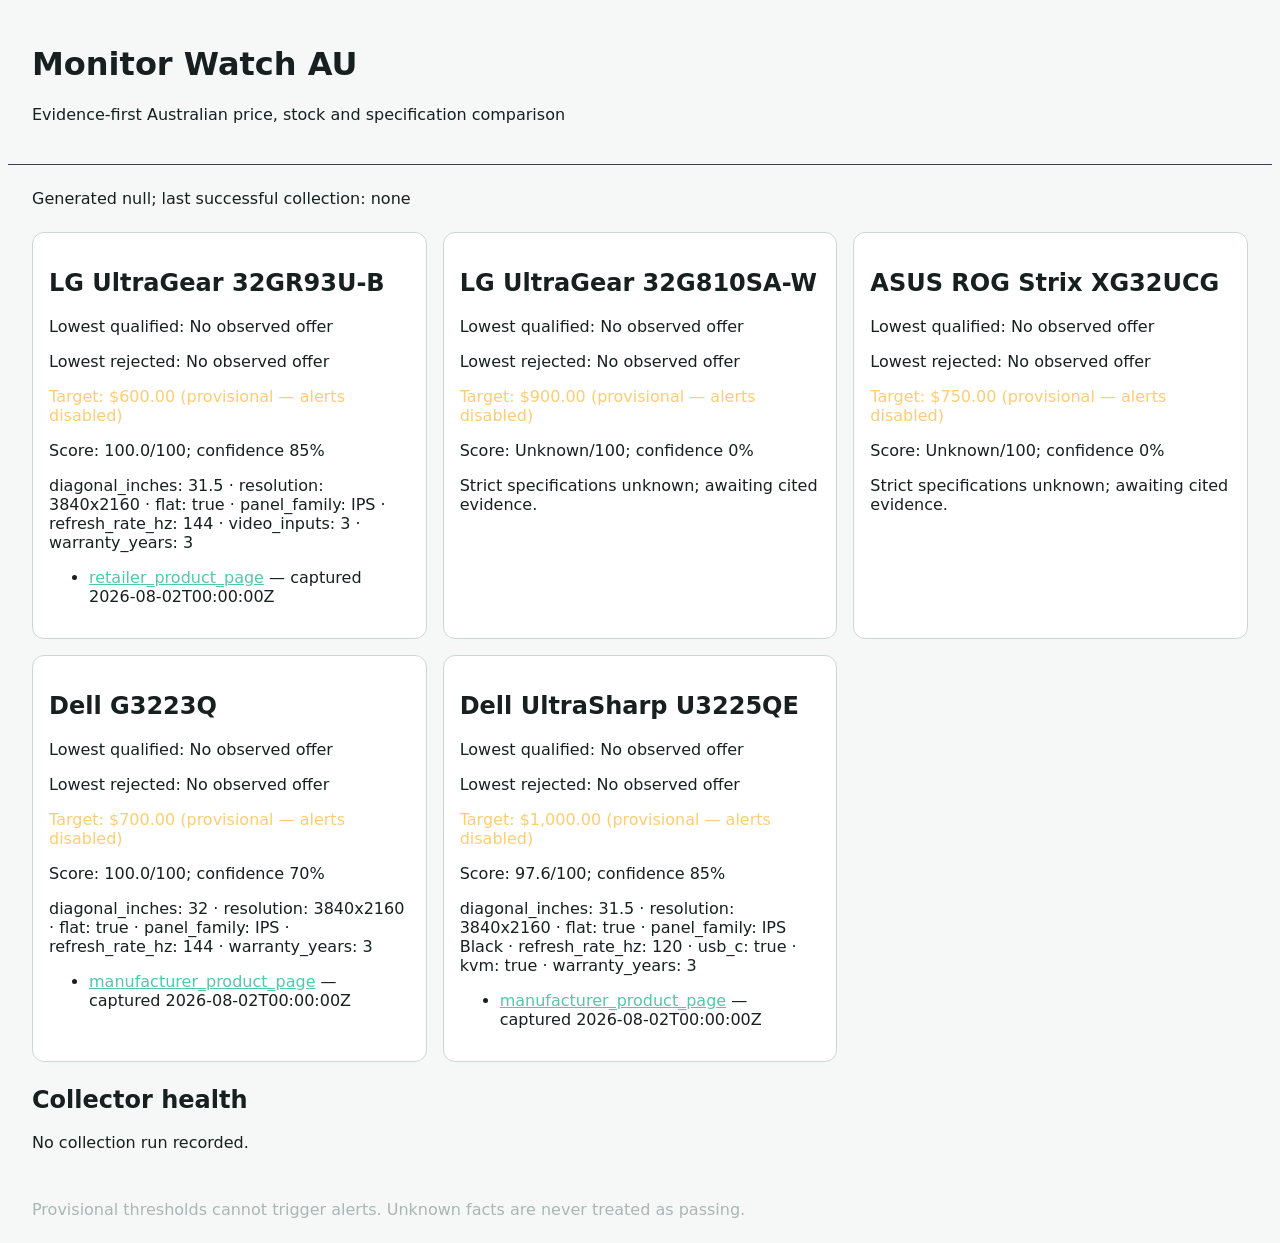
<file: docs/index.html>
<!doctype html>
<html lang="en-AU"><head><meta charset="utf-8"><meta name="viewport" content="width=device-width,initial-scale=1"><meta name="color-scheme" content="light dark"><title>Monitor Watch AU</title><link rel="stylesheet" href="styles.css"></head>
<body><header><h1>Monitor Watch AU</h1><p>Evidence-first Australian price, stock and specification comparison</p></header><main><div id="status" role="status">Loading dashboard data…</div><section id="models" aria-label="Tracked monitors"></section><section><h2>Collector health</h2><div id="health"></div></section></main><footer>Provisional thresholds cannot trigger alerts. Unknown facts are never treated as passing.</footer><script src="app.js"></script></body></html>
</file>
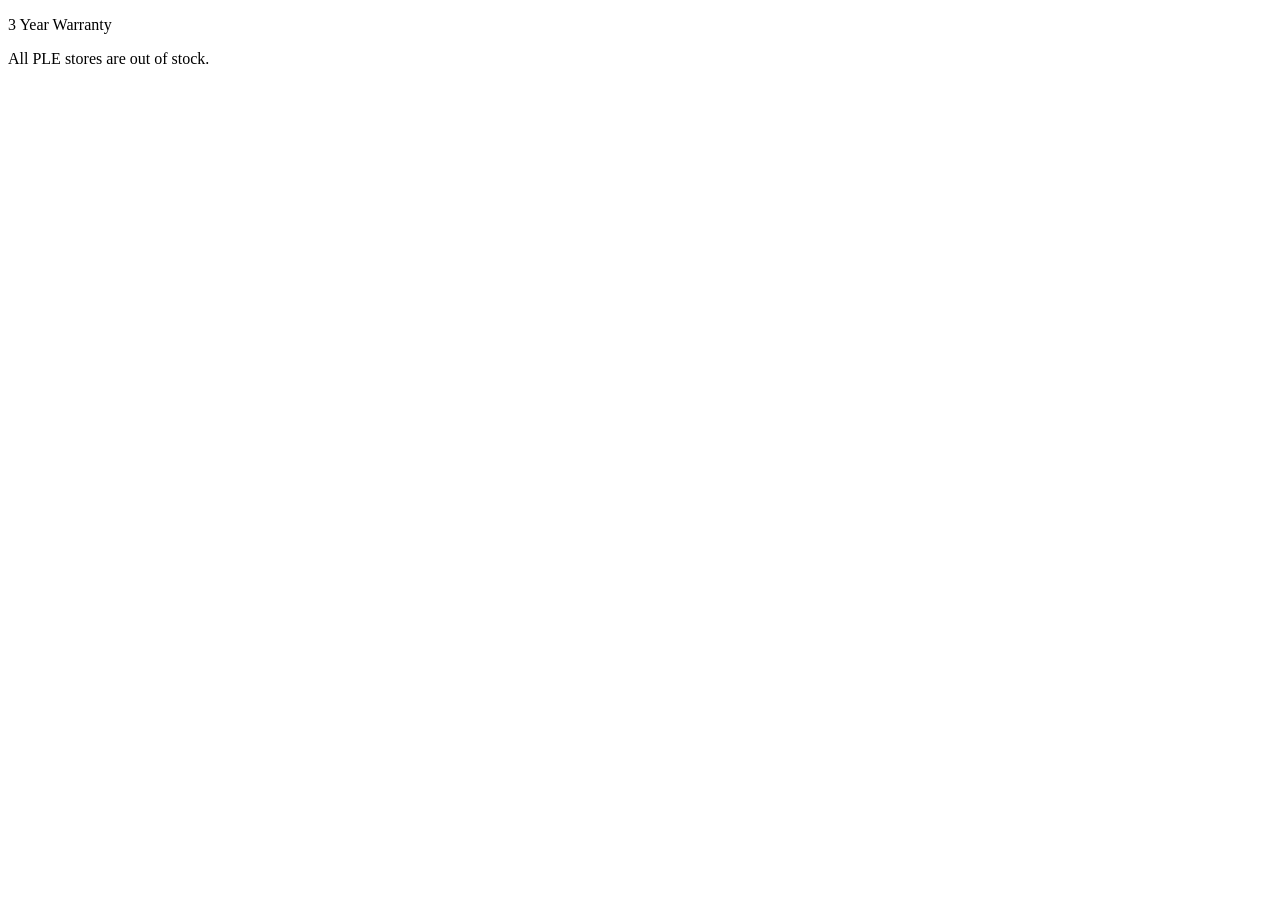
<file: tests/fixtures/ple_32gr93u.html>
<!doctype html><html><head><script type="application/ld+json">
{"@context":"https://schema.org/","@type":"Product","name":"LG UltraGear 32GR93U-B - 32 inch 4K 2160p 144Hz IPS Gaming Monitor","productID":"PLE-661692","sku":"PLE-661692","mpn":"32GR93U-B","brand":{"@type":"Thing","name":"LG"},"offers":{"@type":"Offer","url":"https://www.ple.com.au/products/661692/lg-ultragear-32gr93u-b-32-4k-2160p-144hz-ips-gaming-monitor","priceCurrency":"AUD","price":"799.00","itemCondition":"https://schema.org/NewCondition","availability":"https://schema.org/OutOfStock","seller":{"@type":"Organization","name":"PLE Computers Pty Ltd"}}}
</script></head><body><p>3 Year Warranty</p><p>All PLE stores are out of stock.</p></body></html>
</file>
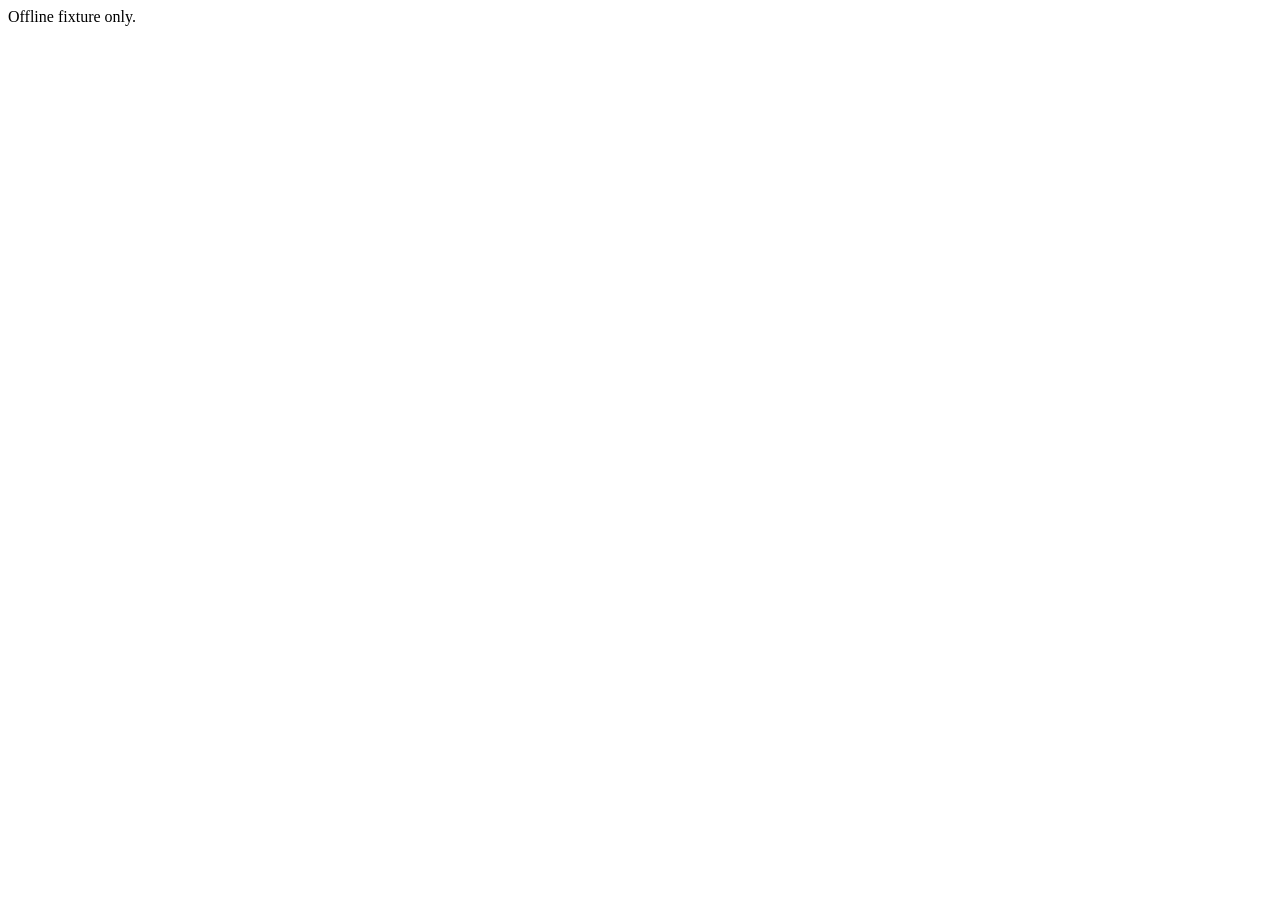
<file: tests/fixtures/sample_product.html>
<!doctype html><html><head><script type="application/ld+json">{"@type":"Product","name":"Fixture Monitor","offers":{"price":"799.00","priceCurrency":"AUD"}}</script></head><body>Offline fixture only.</body></html>
</file>
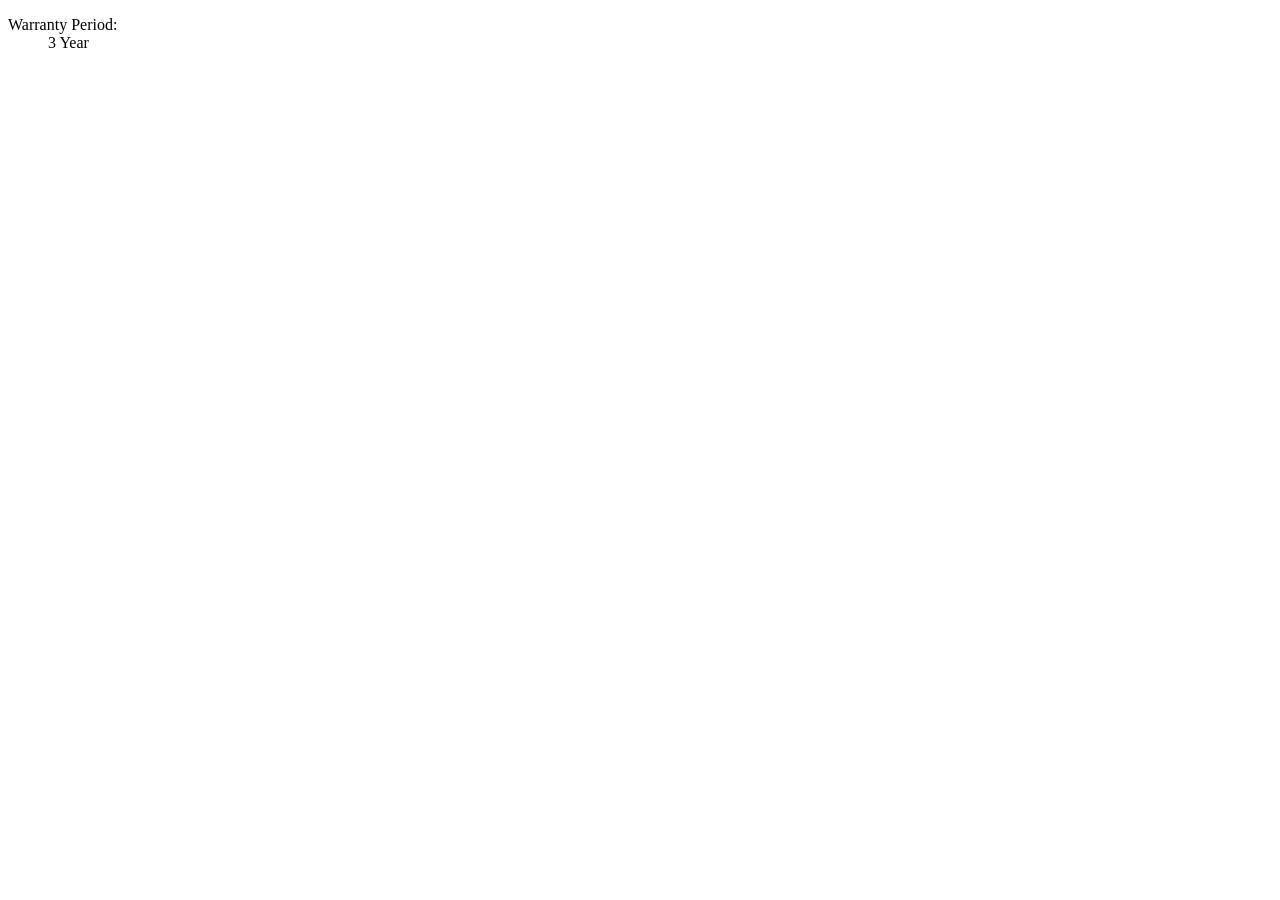
<file: tests/fixtures/umart_u3225qe.html>
<!doctype html>
<html lang="en-AU">
<head>
  <meta charset="utf-8">
  <title>Dell UltraSharp U3225QE fixture</title>
  <script type="application/ld+json">
  {
    "@context": "https://schema.org",
    "@type": "Product",
    "name": "Dell UltraSharp 32in 4K IPS 120Hz Thunderbolt Hub Monitor (U3225QE)",
    "sku": "84809",
    "mpn": "U3225QE",
    "brand": {"@type": "Brand", "name": "Dell"},
    "offers": {
      "@type": "Offer",
      "url": "https://www.umart.com.au/product/dell-ultrasharp-32in-4k-ips-120hz-thunderbolt-hub-monitor-u3225qe-84809",
      "priceCurrency": "AUD",
      "price": "1099.00",
      "itemCondition": "https://schema.org/NewCondition",
      "availability": "https://schema.org/InStock",
      "shippingDetails": {
        "@type": "OfferShippingDetails",
        "shippingDestination": {"@type": "DefinedRegion", "addressCountry": "AU"}
      }
    }
  }
  </script>
</head>
<body>
  <dl><dt>Warranty Period:</dt><dd>3 Year</dd></dl>
</body>
</html>
</file>
<file: docs/styles.css>
:root { color-scheme: light dark; font-family: system-ui, sans-serif; --accent:#50c9a8; }
body { margin:0; background:#10151b; color:#edf4f2; }
header, main, footer { max-width:76rem; margin:auto; padding:1.5rem; }
header { border-bottom:1px solid #34434c; }
#models { display:grid; grid-template-columns:repeat(auto-fit,minmax(19rem,1fr)); gap:1rem; margin:1.5rem 0; }
.card { background:#182129; border:1px solid #34434c; border-radius:.75rem; padding:1rem; }
.warning { color:#ffcc70; } a { color:var(--accent); } footer { color:#a9b7b4; }
@media (prefers-color-scheme:light) { body { background:#f6f8f7; color:#17201f; } .card { background:white; border-color:#ccd7d4; } }
</file>
